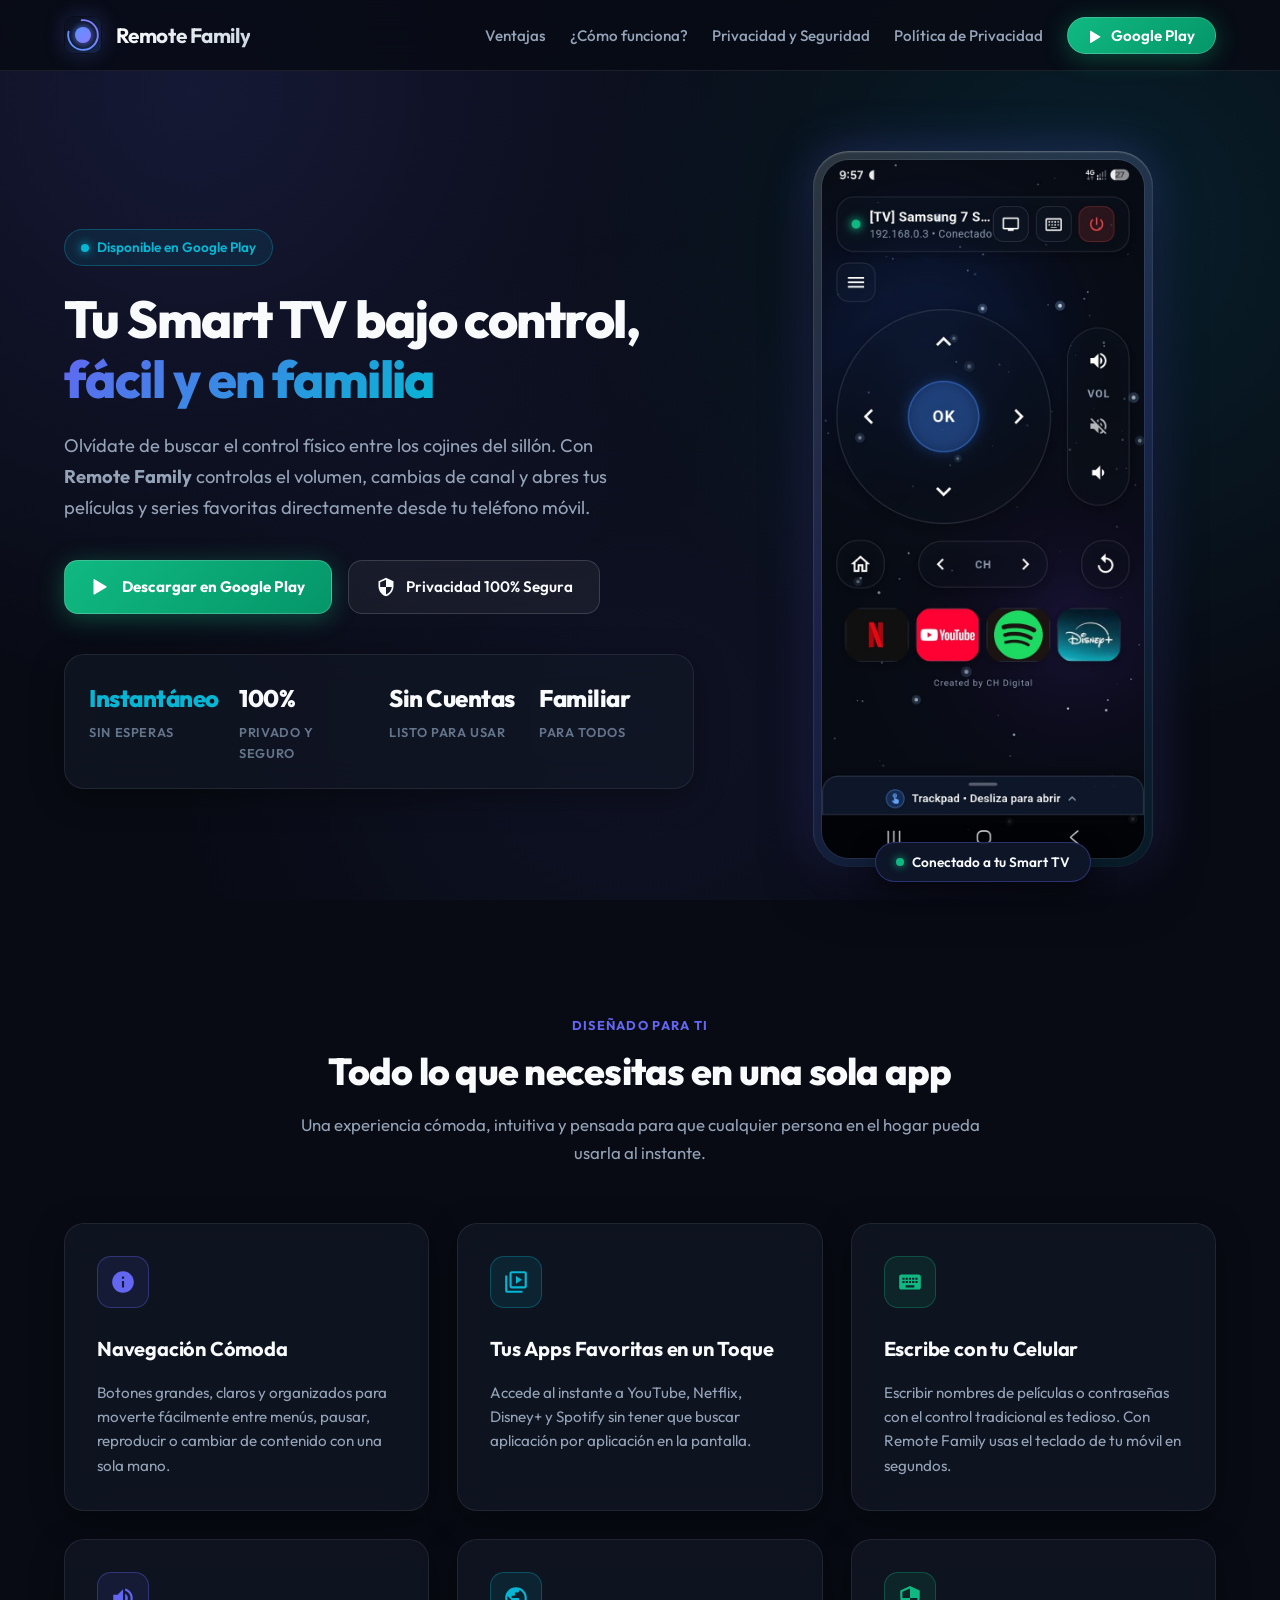
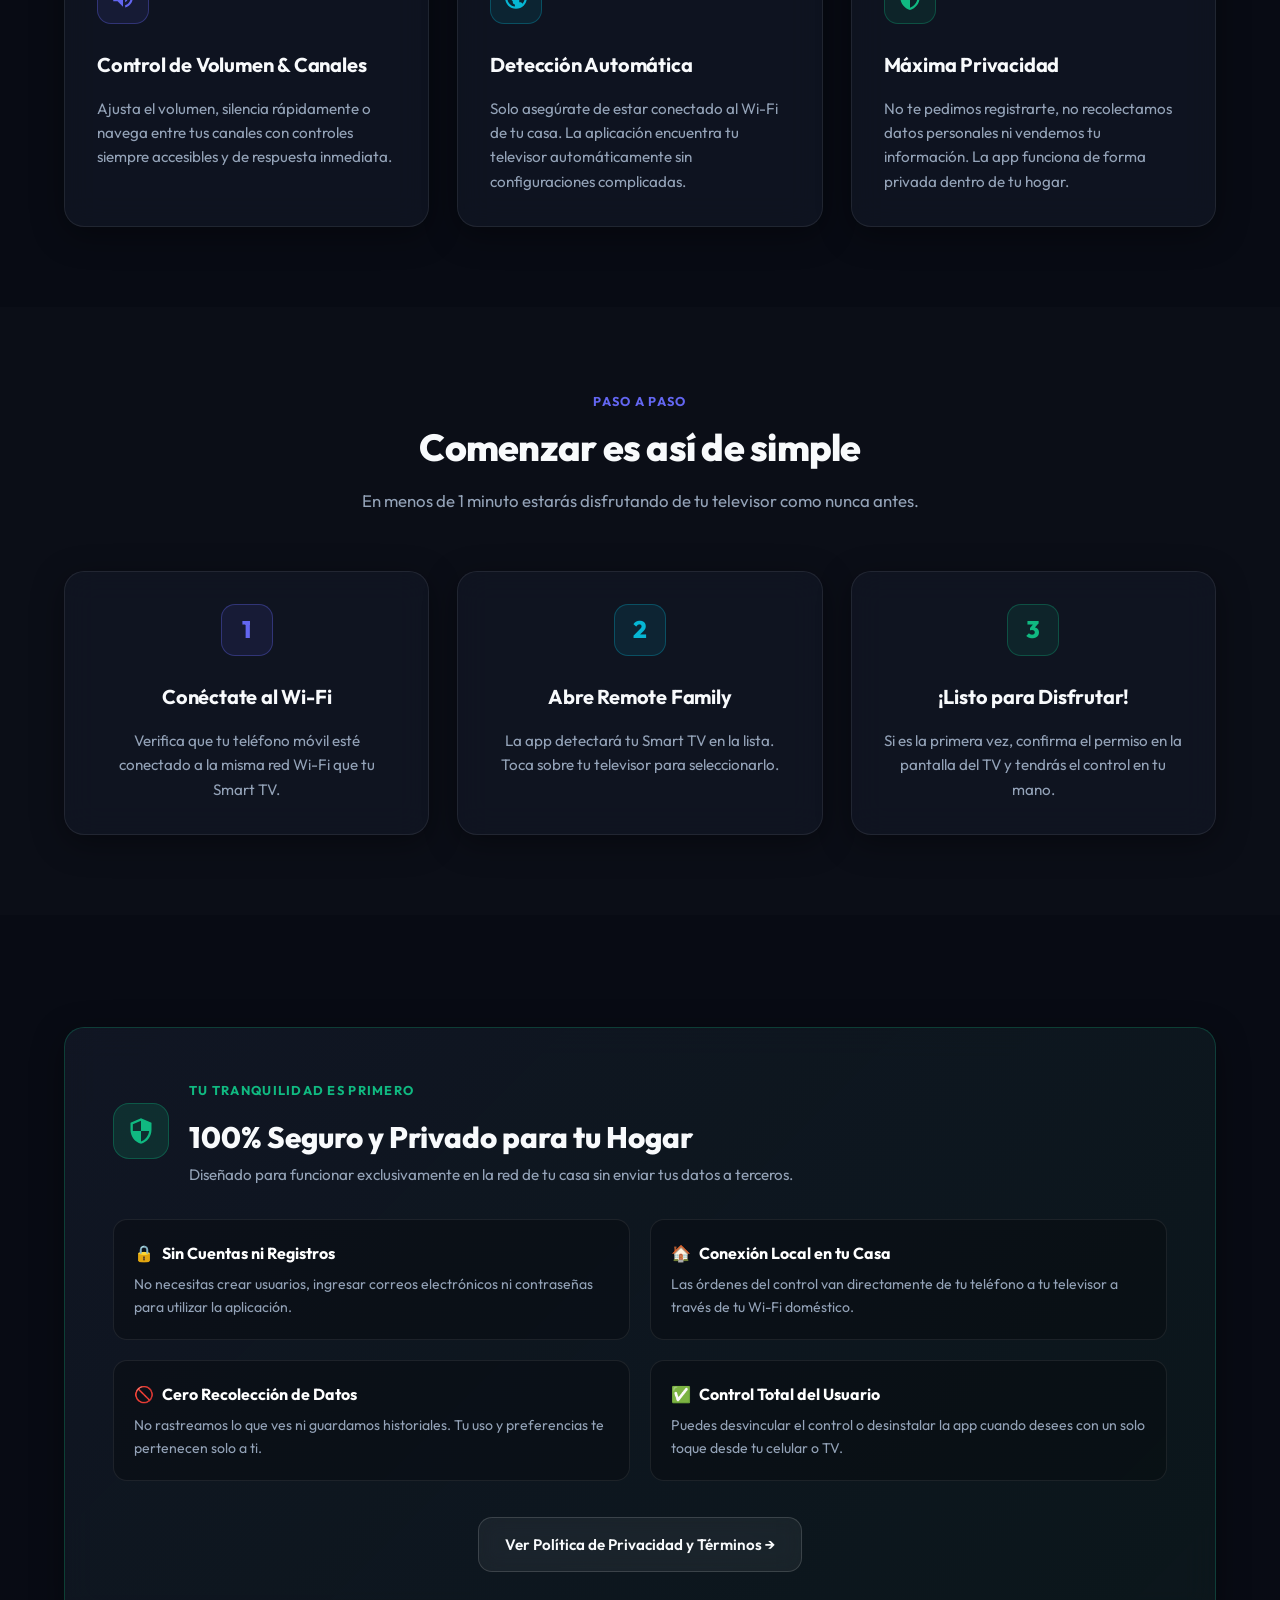
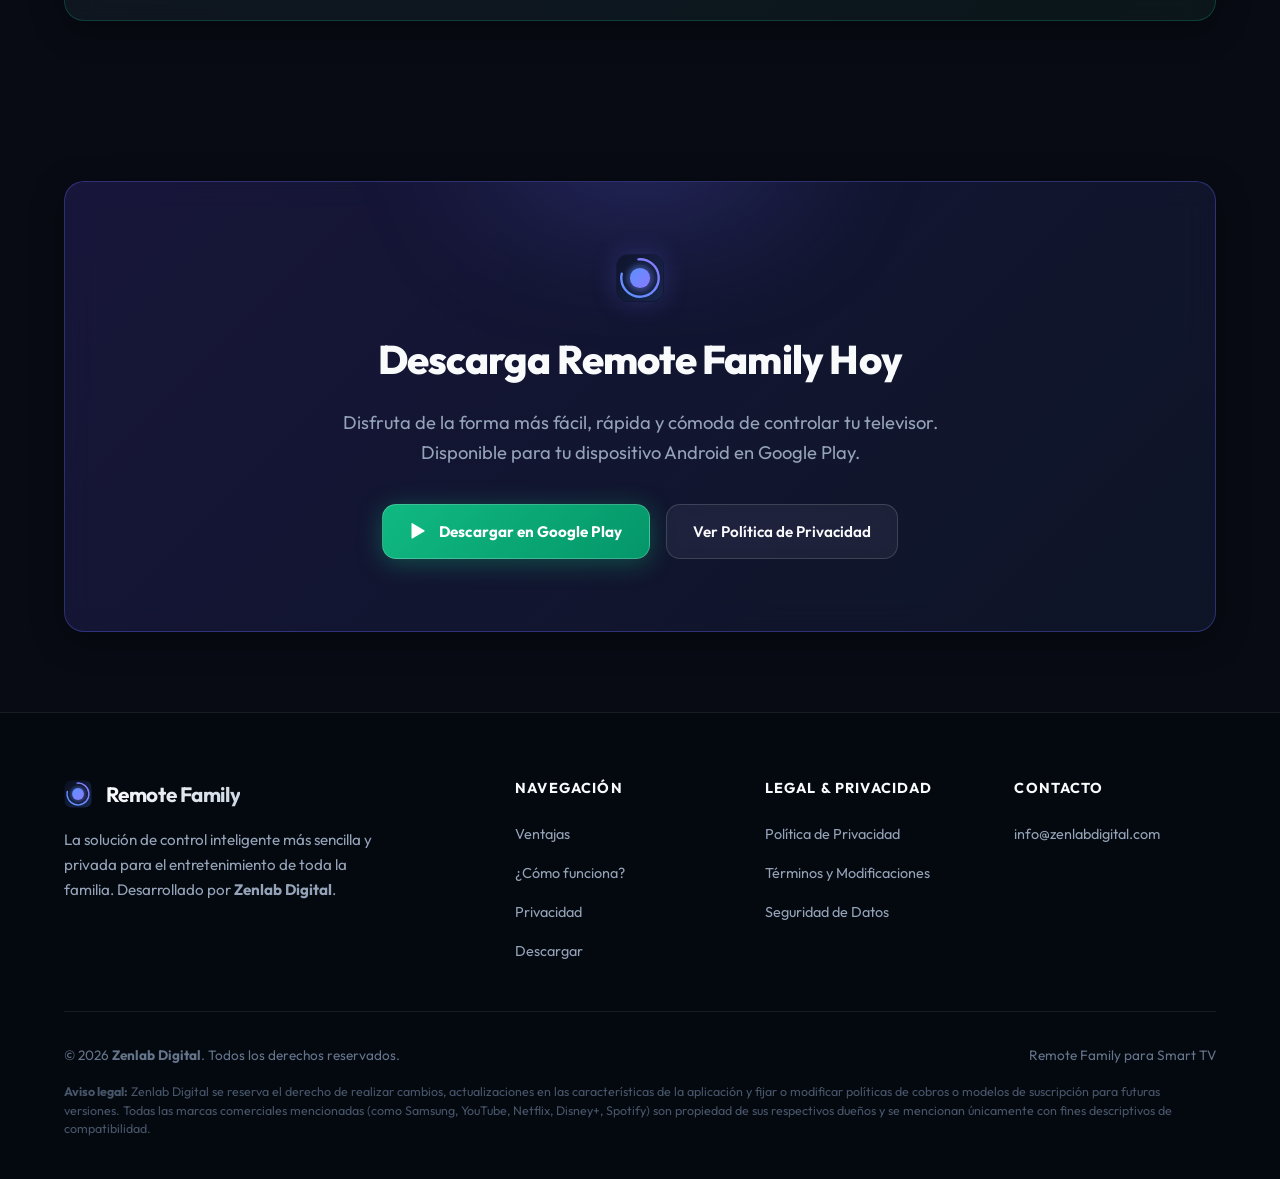
<file: index.html>
<!DOCTYPE html>
<html lang="es">
<head>
  <meta charset="UTF-8">
  <meta name="viewport" content="width=device-width, initial-scale=1.0">
  <title>Remote Family — Control Inteligente para Smart TV</title>
  <meta name="description" content="Remote Family es la aplicación más sencilla, rápida y cómoda para controlar tu Smart TV desde tu teléfono móvil. Disfruta de tus canales y series favoritas con un solo toque.">
  <meta name="keywords" content="Remote Family, Control Remoto, Smart TV, Zenlab Digital, Control TV Celular, Control Remoto Familiar">
  <meta name="author" content="Zenlab Digital">
  
  <!-- Favicon / App Icon -->
  <link rel="icon" type="image/svg+xml" href="icono-app.svg">

  <!-- Open Graph / Meta -->
  <meta property="og:type" content="website">
  <meta property="og:title" content="Remote Family — Control Inteligente para Smart TV">
  <meta property="og:description" content="Controla tu Smart TV desde tu celular de la forma más fácil y rápida. Diseñado para toda la familia.">
  <meta property="og:image" content="icono-app.svg">

  <!-- Google Fonts -->
  <link rel="preconnect" href="https://fonts.googleapis.com">
  <link rel="preconnect" href="https://fonts.gstatic.com" crossorigin>
  <link href="https://fonts.googleapis.com/css2?family=Outfit:wght@300;400;500;600;700;800&display=swap" rel="stylesheet">
  
  <!-- Main Stylesheet with cache buster -->
  <link rel="stylesheet" href="styles.css?v=2.0">
</head>
<body>

  <!-- Navigation Header -->
  <header>
    <div class="nav-container">
      <a href="#" class="brand" aria-label="Remote Family Inicio">
        <img src="icono-app.svg" alt="Remote Family Icon" class="brand-icon" width="38" height="38" style="width: 38px; height: 38px; object-fit: cover; flex-shrink: 0; border-radius: 10px;">
        <span>Remote Family</span>
      </a>

      <nav aria-label="Navegación principal">
        <ul class="nav-links">
          <li><a href="#features">Ventajas</a></li>
          <li><a href="#how-it-works">¿Cómo funciona?</a></li>
          <li><a href="#privacy">Privacidad y Seguridad</a></li>
          <li><a href="privacy.html">Política de Privacidad</a></li>
          <li>
            <a href="#download" class="nav-cta btn-google-play-main">
              <svg viewBox="0 0 24 24" fill="currentColor" width="16" height="16" style="margin-right: 4px; vertical-align: middle;">
                <path d="M3 20.5v-17c0-.83.52-1.28 1.17-.89l14.13 8.5c.65.39.65 1.02 0 1.41L4.17 21.02c-.65.39-1.17-.06-1.17-.89z"/>
              </svg>
              Google Play
            </a>
          </li>
        </ul>
      </nav>
    </div>
  </header>

  <main>
    <!-- Hero Section -->
    <section class="hero-section">
      <div class="container">
        <div class="hero-grid">
          <div class="hero-content">
            <div class="hero-tag">
              <span class="hero-tag-dot"></span>
              Disponible en Google Play
            </div>
            
            <h1 class="hero-title">
              Tu Smart TV bajo control, <span class="gradient-text">fácil y en familia</span>
            </h1>

            <p class="hero-description">
              Olvídate de buscar el control físico entre los cojines del sillón. Con <strong>Remote Family</strong> controlas el volumen, cambias de canal y abres tus películas y series favoritas directamente desde tu teléfono móvil.
            </p>

            <div class="hero-cta-group">
              <a href="#download" class="btn btn-primary btn-google-play-main" id="btn-google-play-hero">
                <svg viewBox="0 0 24 24" fill="currentColor">
                  <path d="M3 20.5v-17c0-.83.52-1.28 1.17-.89l14.13 8.5c.65.39.65 1.02 0 1.41L4.17 21.02c-.65.39-1.17-.06-1.17-.89z"/>
                </svg>
                Descargar en Google Play
              </a>

              <a href="privacy.html" class="btn btn-secondary" id="btn-privacy-hero">
                <svg viewBox="0 0 24 24" fill="currentColor">
                  <path d="M12 1L3 5v6c0 5.55 3.84 10.74 9 12 5.16-1.26 9-6.45 9-12V5l-9-4zm0 10.99h7c-.53 4.12-3.28 7.79-7 8.94V12H5V6.3l7-3.11v8.8z"/>
                </svg>
                Privacidad 100% Segura
              </a>
            </div>

            <!-- Friendly Stats Strip -->
            <div class="stats-strip glass-panel">
              <div class="stat-item">
                <span class="stat-value highlight">Instantáneo</span>
                <span class="stat-label">Sin esperas</span>
              </div>
              <div class="stat-item">
                <span class="stat-value">100%</span>
                <span class="stat-label">Privado y seguro</span>
              </div>
              <div class="stat-item">
                <span class="stat-value">Sin Cuentas</span>
                <span class="stat-label">Listo para usar</span>
              </div>
              <div class="stat-item">
                <span class="stat-value">Familiar</span>
                <span class="stat-label">Para todos</span>
              </div>
            </div>
          </div>

          <!-- App Mockup Showcase -->
          <div class="hero-mockup-wrapper">
            <div class="mockup-container">
              <img src="mockup.jpeg" alt="Remote Family App en funcionamiento" class="mockup-image">
              <div class="mockup-badge">
                <span class="mockup-badge-dot"></span>
                <span>Conectado a tu Smart TV</span>
              </div>
            </div>
          </div>
        </div>
      </div>
    </section>

    <!-- Features Section -->
    <section id="features" class="features-section">
      <div class="container">
        <div class="section-header">
          <span class="section-tag">Diseñado para ti</span>
          <h2 class="section-title">Todo lo que necesitas en una sola app</h2>
          <p class="section-subtitle">Una experiencia cómoda, intuitiva y pensada para que cualquier persona en el hogar pueda usarla al instante.</p>
        </div>

        <div class="features-grid">
          <!-- Feature 1 -->
          <div class="feature-card glass-panel">
            <div class="feature-icon-wrapper">
              <svg viewBox="0 0 24 24" fill="currentColor">
                <path d="M12 2C6.48 2 2 6.48 2 12s4.48 10 10 10 10-4.48 10-10S17.52 2 12 2zm1 15h-2v-6h2v6zm0-8h-2V7h2v2z"/>
              </svg>
            </div>
            <h3 class="feature-title">Navegación Cómoda</h3>
            <p class="feature-desc">Botones grandes, claros y organizados para moverte fácilmente entre menús, pausar, reproducir o cambiar de contenido con una sola mano.</p>
          </div>

          <!-- Feature 2 -->
          <div class="feature-card glass-panel">
            <div class="feature-icon-wrapper cyan">
              <svg viewBox="0 0 24 24" fill="currentColor">
                <path d="M4 6H2v14c0 1.1.9 2 2 2h14v-2H4V6zm16-4H8c-1.1 0-2 .9-2 2v12c0 1.1.9 2 2 2h12c1.1 0 2-.9 2-2V4c0-1.1-.9-2-2-2zm0 14H8V4h12v12zm-8-2.5l5.5-3.5L12 6.5v7z"/>
              </svg>
            </div>
            <h3 class="feature-title">Tus Apps Favoritas en un Toque</h3>
            <p class="feature-desc">Accede al instante a YouTube, Netflix, Disney+ y Spotify sin tener que buscar aplicación por aplicación en la pantalla.</p>
          </div>

          <!-- Feature 3 -->
          <div class="feature-card glass-panel">
            <div class="feature-icon-wrapper emerald">
              <svg viewBox="0 0 24 24" fill="currentColor">
                <path d="M20 5H4c-1.1 0-1.99.9-1.99 2L2 17c0 1.1.9 2 2 2h16c1.1 0 2-.9 2-2V7c0-1.1-.9-2-2-2zm-9 3h2v2h-2V8zm0 3h2v2h-2v-2zM8 8h2v2H8V8zm0 3h2v2H8v-2zm-1 2H5v-2h2v2zm0-3H5V8h2v2zm9 7H8v-2h8v2zm0-4h-2v-2h2v2zm0-3h-2V8h2v2zm3 3h-2v-2h2v2zm0-3h-2V8h2v2z"/>
              </svg>
            </div>
            <h3 class="feature-title">Escribe con tu Celular</h3>
            <p class="feature-desc">Escribir nombres de películas o contraseñas con el control tradicional es tedioso. Con Remote Family usas el teclado de tu móvil en segundos.</p>
          </div>

          <!-- Feature 4 -->
          <div class="feature-card glass-panel">
            <div class="feature-icon-wrapper">
              <svg viewBox="0 0 24 24" fill="currentColor">
                <path d="M3 9v6h4l5 5V4L7 9H3zm13.5 3c0-1.77-1.02-3.29-2.5-4.03v8.05c1.48-.73 2.5-2.25 2.5-4.02zM14 3.23v2.06c2.89.86 5 3.54 5 6.71s-2.11 5.85-5 6.71v2.06c4.01-.91 7-4.49 7-8.77s-2.99-7.86-7-8.77z"/>
              </svg>
            </div>
            <h3 class="feature-title">Control de Volumen & Canales</h3>
            <p class="feature-desc">Ajusta el volumen, silencia rápidamente o navega entre tus canales con controles siempre accesibles y de respuesta inmediata.</p>
          </div>

          <!-- Feature 5 -->
          <div class="feature-card glass-panel">
            <div class="feature-icon-wrapper cyan">
              <svg viewBox="0 0 24 24" fill="currentColor">
                <path d="M12 2C6.48 2 2 6.48 2 12s4.48 10 10 10 10-4.48 10-10S17.52 2 12 2zm-1 17.93c-3.95-.49-7-3.85-7-7.93 0-.62.08-1.21.21-1.79L9 15v1c0 1.1.9 2 2 2v1.93zm6.9-2.54c-.26-.81-1-1.39-1.9-1.39h-1v-3c0-.55-.45-1-1-1H8v-2h2c.55 0 1-.45 1-1V7h2c1.1 0 2-.9 2-2v-.41c2.93 1.19 5 4.06 5 7.41 0 2.08-.8 3.97-2.1 5.4z"/>
              </svg>
            </div>
            <h3 class="feature-title">Detección Automática</h3>
            <p class="feature-desc">Solo asegúrate de estar conectado al Wi-Fi de tu casa. La aplicación encuentra tu televisor automáticamente sin configuraciones complicadas.</p>
          </div>

          <!-- Feature 6 -->
          <div class="feature-card glass-panel">
            <div class="feature-icon-wrapper emerald">
              <svg viewBox="0 0 24 24" fill="currentColor">
                <path d="M12 1L3 5v6c0 5.55 3.84 10.74 9 12 5.16-1.26 9-6.45 9-12V5l-9-4zm0 10.99h7c-.53 4.12-3.28 7.79-7 8.94V12H5V6.3l7-3.11v8.8z"/>
              </svg>
            </div>
            <h3 class="feature-title">Máxima Privacidad</h3>
            <p class="feature-desc">No te pedimos registrarte, no recolectamos datos personales ni vendemos tu información. La app funciona de forma privada dentro de tu hogar.</p>
          </div>
        </div>
      </div>
    </section>

    <!-- How It Works Section -->
    <section id="how-it-works" class="features-section" style="background: rgba(255, 255, 255, 0.01);">
      <div class="container">
        <div class="section-header">
          <span class="section-tag">Paso a Paso</span>
          <h2 class="section-title">Comenzar es así de simple</h2>
          <p class="section-subtitle">En menos de 1 minuto estarás disfrutando de tu televisor como nunca antes.</p>
        </div>

        <div class="features-grid">
          <div class="feature-card glass-panel" style="text-align: center; align-items: center;">
            <div class="feature-icon-wrapper" style="font-size: 1.5rem; font-weight: 800;">1</div>
            <h3 class="feature-title">Conéctate al Wi-Fi</h3>
            <p class="feature-desc">Verifica que tu teléfono móvil esté conectado a la misma red Wi-Fi que tu Smart TV.</p>
          </div>

          <div class="feature-card glass-panel" style="text-align: center; align-items: center;">
            <div class="feature-icon-wrapper cyan" style="font-size: 1.5rem; font-weight: 800;">2</div>
            <h3 class="feature-title">Abre Remote Family</h3>
            <p class="feature-desc">La app detectará tu Smart TV en la lista. Toca sobre tu televisor para seleccionarlo.</p>
          </div>

          <div class="feature-card glass-panel" style="text-align: center; align-items: center;">
            <div class="feature-icon-wrapper emerald" style="font-size: 1.5rem; font-weight: 800;">3</div>
            <h3 class="feature-title">¡Listo para Disfrutar!</h3>
            <p class="feature-desc">Si es la primera vez, confirma el permiso en la pantalla del TV y tendrás el control en tu mano.</p>
          </div>
        </div>
      </div>
    </section>

    <!-- Friendly Privacy & Trust Section -->
    <section id="privacy" class="security-section">
      <div class="container">
        <div class="security-box glass-panel">
          <div class="security-header">
            <div class="security-badge-icon">
              <svg viewBox="0 0 24 24" fill="currentColor">
                <path d="M12 1L3 5v6c0 5.55 3.84 10.74 9 12 5.16-1.26 9-6.45 9-12V5l-9-4zm0 10.99h7c-.53 4.12-3.28 7.79-7 8.94V12H5V6.3l7-3.11v8.8z"/>
              </svg>
            </div>
            <div>
              <span class="section-tag" style="color: var(--success);">Tu tranquilidad es primero</span>
              <h2 style="font-size: 1.85rem; font-weight: 800;">100% Seguro y Privado para tu Hogar</h2>
              <p style="color: var(--text-muted); font-size: 0.95rem;">Diseñado para funcionar exclusivamente en la red de tu casa sin enviar tus datos a terceros.</p>
            </div>
          </div>

          <div class="permissions-grid">
            <div class="permission-card">
              <div class="permission-name" style="font-family: inherit; font-size: 1rem; color: #fff; font-weight: 700;">
                <span>🔒</span> Sin Cuentas ni Registros
              </div>
              <p class="permission-desc">No necesitas crear usuarios, ingresar correos electrónicos ni contraseñas para utilizar la aplicación.</p>
            </div>

            <div class="permission-card">
              <div class="permission-name" style="font-family: inherit; font-size: 1rem; color: #fff; font-weight: 700;">
                <span>🏠</span> Conexión Local en tu Casa
              </div>
              <p class="permission-desc">Las órdenes del control van directamente de tu teléfono a tu televisor a través de tu Wi-Fi doméstico.</p>
            </div>

            <div class="permission-card">
              <div class="permission-name" style="font-family: inherit; font-size: 1rem; color: #fff; font-weight: 700;">
                <span>🚫</span> Cero Recolección de Datos
              </div>
              <p class="permission-desc">No rastreamos lo que ves ni guardamos historiales. Tu uso y preferencias te pertenecen solo a ti.</p>
            </div>

            <div class="permission-card">
              <div class="permission-name" style="font-family: inherit; font-size: 1rem; color: #fff; font-weight: 700;">
                <span>✅</span> Control Total del Usuario
              </div>
              <p class="permission-desc">Puedes desvincular el control o desinstalar la app cuando desees con un solo toque desde tu celular o TV.</p>
            </div>
          </div>

          <div style="margin-top: 2.25rem; text-align: center;">
            <a href="privacy.html" class="btn btn-secondary" style="font-size: 0.95rem;">
              Ver Política de Privacidad y Términos →
            </a>
          </div>
        </div>
      </div>
    </section>

    <!-- Download CTA Banner -->
    <section id="download" class="cta-banner-section">
      <div class="container">
        <div class="cta-banner glass-panel">
          <div style="margin-bottom: 1.5rem;">
            <img src="icono-app.svg" alt="Remote Family Icon" class="brand-icon-hero" width="48" height="48" style="width: 48px; height: 48px; object-fit: cover; margin: 0 auto; display: block; border-radius: 12px;">
          </div>
          <h2>Descarga Remote Family Hoy</h2>
          <p>Disfruta de la forma más fácil, rápida y cómoda de controlar tu televisor. Disponible para tu dispositivo Android en Google Play.</p>
          
          <div class="cta-buttons">
            <a href="#download" class="btn btn-primary btn-google-play-main" id="btn-google-play-banner">
              <svg viewBox="0 0 24 24" fill="currentColor">
                <path d="M3 20.5v-17c0-.83.52-1.28 1.17-.89l14.13 8.5c.65.39.65 1.02 0 1.41L4.17 21.02c-.65.39-1.17-.06-1.17-.89z"/>
              </svg>
              Descargar en Google Play
            </a>
            
            <a href="privacy.html" class="btn btn-secondary">
              Ver Política de Privacidad
            </a>
          </div>
        </div>
      </div>
    </section>
  </main>

  <!-- Footer -->
  <footer>
    <div class="container">
      <div class="footer-grid">
        <div class="footer-brand">
          <a href="#" class="brand">
            <img src="icono-app.svg" alt="Remote Family Icon" class="brand-icon-sm" width="30" height="30" style="width: 30px; height: 30px; object-fit: cover; flex-shrink: 0; border-radius: 8px;">
            <span>Remote Family</span>
          </a>
          <p>La solución de control inteligente más sencilla y privada para el entretenimiento de toda la familia. Desarrollado por <strong>Zenlab Digital</strong>.</p>
        </div>

        <div class="footer-col">
          <h4>Navegación</h4>
          <ul class="footer-links">
            <li><a href="#features">Ventajas</a></li>
            <li><a href="#how-it-works">¿Cómo funciona?</a></li>
            <li><a href="#privacy">Privacidad</a></li>
            <li><a href="#download">Descargar</a></li>
          </ul>
        </div>

        <div class="footer-col">
          <h4>Legal & Privacidad</h4>
          <ul class="footer-links">
            <li><a href="privacy.html">Política de Privacidad</a></li>
            <li><a href="privacy.html#terminos">Términos y Modificaciones</a></li>
            <li><a href="privacy.html#seguridad">Seguridad de Datos</a></li>
          </ul>
        </div>

        <div class="footer-col">
          <h4>Contacto</h4>
          <ul class="footer-links">
            <li><a href="mailto:info@zenlabdigital.com">info@zenlabdigital.com</a></li>
          </ul>
        </div>
      </div>

      <div class="footer-bottom">
        <div class="footer-bottom-row">
          <div>
            © 2026 <strong>Zenlab Digital</strong>. Todos los derechos reservados.
          </div>
          <div>
            Remote Family para Smart TV
          </div>
        </div>
        <p class="disclaimer-text">
          <strong>Aviso legal:</strong> Zenlab Digital se reserva el derecho de realizar cambios, actualizaciones en las características de la aplicación y fijar o modificar políticas de cobros o modelos de suscripción para futuras versiones. Todas las marcas comerciales mencionadas (como Samsung, YouTube, Netflix, Disney+, Spotify) son propiedad de sus respectivos dueños y se mencionan únicamente con fines descriptivos de compatibilidad.
        </p>
      </div>
    </div>
  </footer>

</body>
</html>
</file>
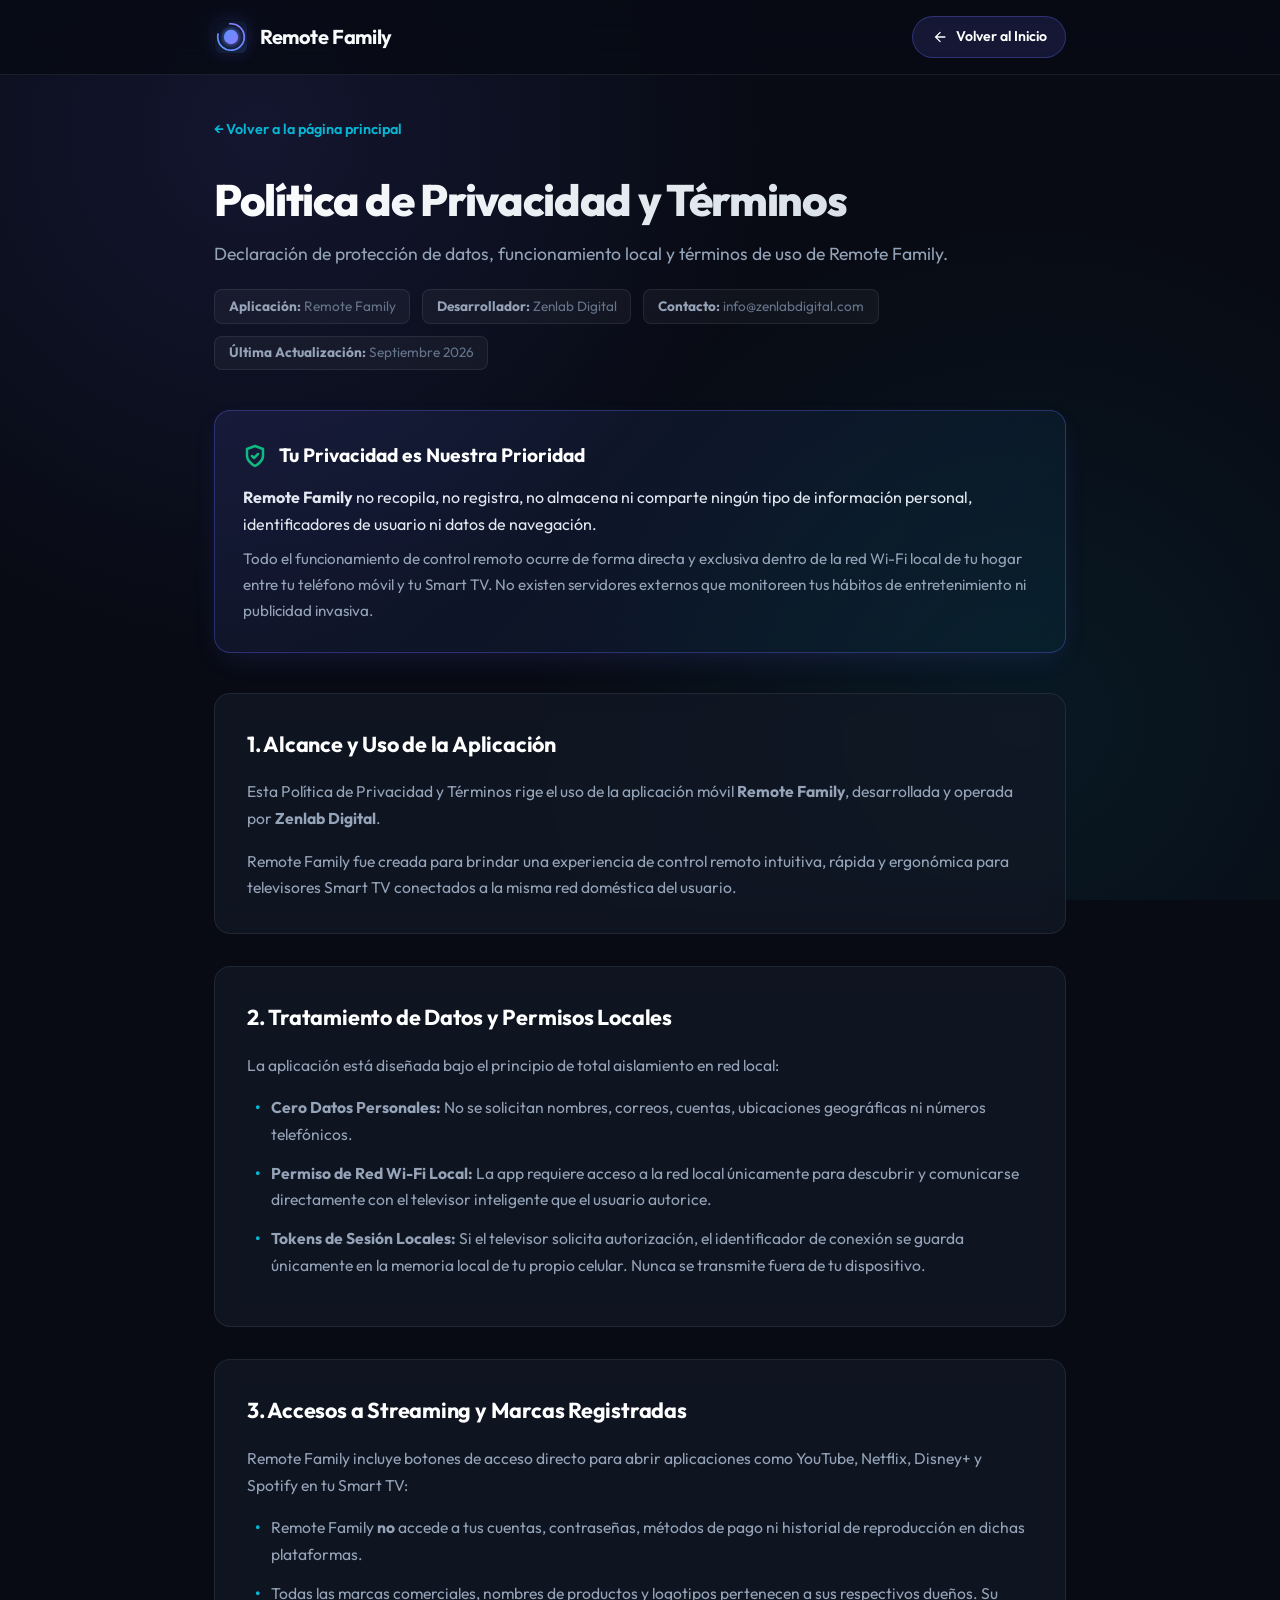
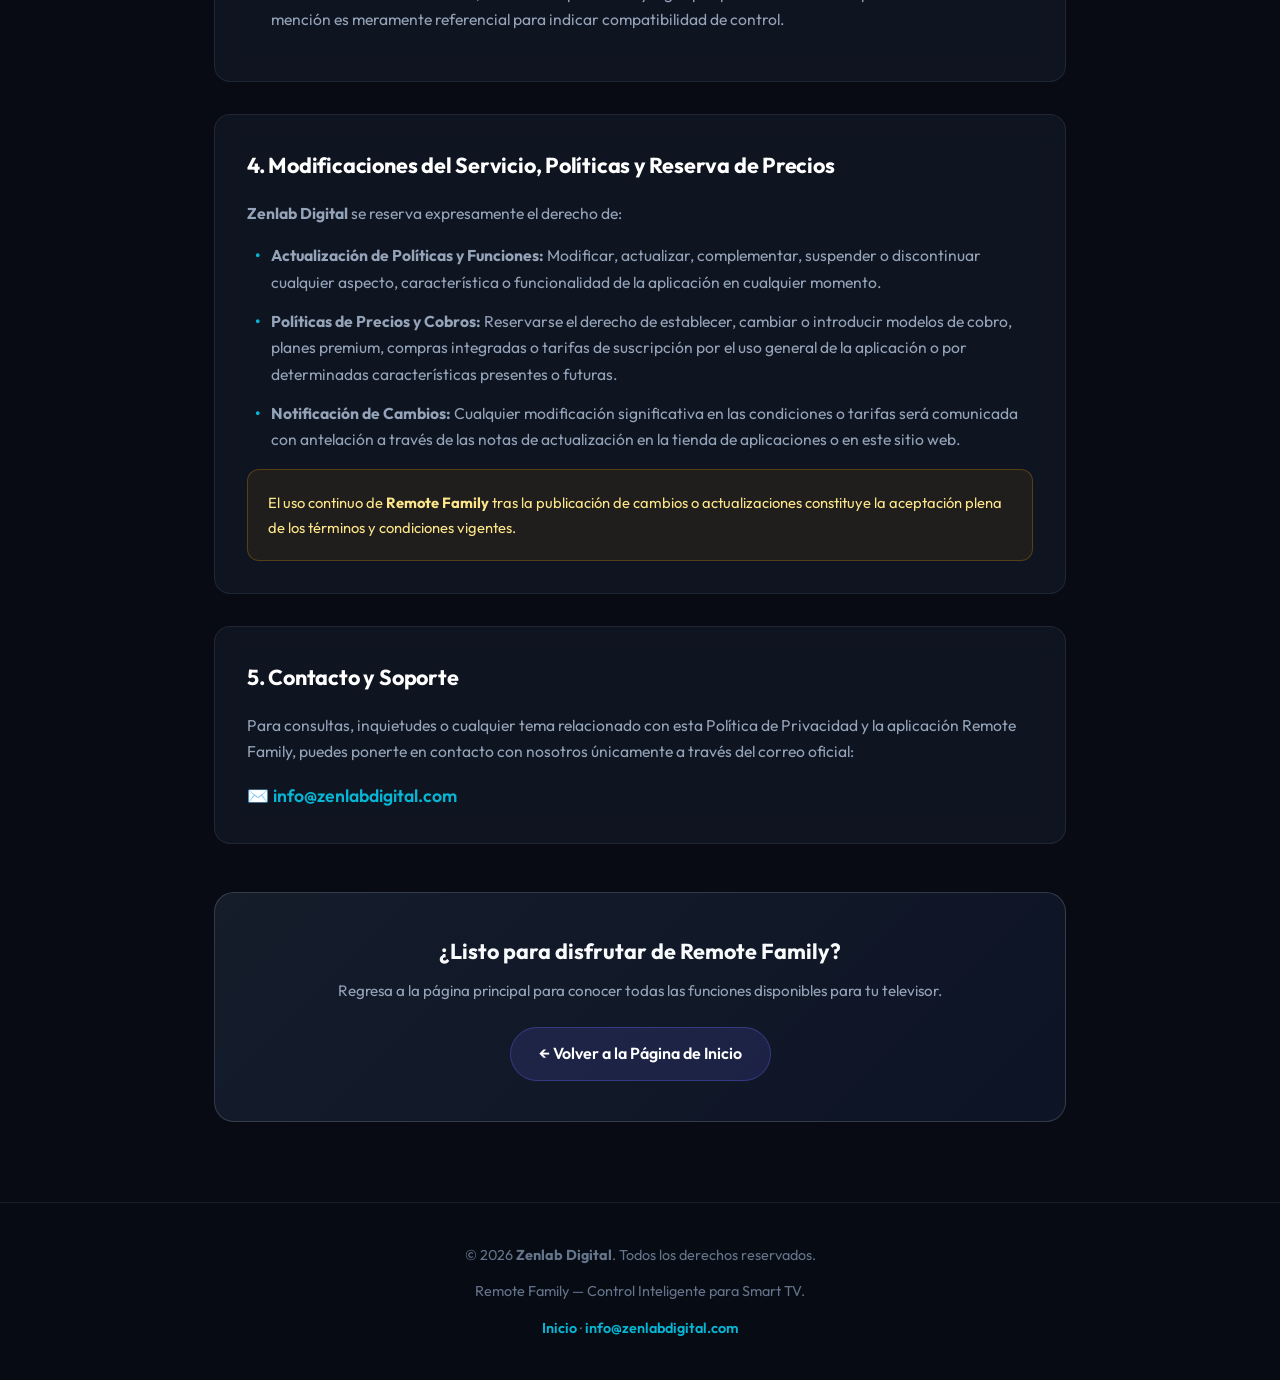
<file: privacy.html>
<!DOCTYPE html>
<html lang="es">
<head>
  <meta charset="UTF-8">
  <meta name="viewport" content="width=device-width, initial-scale=1.0">
  <title>Política de Privacidad y Términos | Remote Family — Zenlab Digital</title>
  <meta name="description" content="Política de Privacidad, Declaración de Data Safety y Términos de Servicio de la aplicación Remote Family desarrollada por Zenlab Digital.">
  <meta name="author" content="Zenlab Digital">

  <!-- Favicon / App Icon -->
  <link rel="icon" type="image/svg+xml" href="icono-app.svg">

  <link rel="preconnect" href="https://fonts.googleapis.com">
  <link rel="preconnect" href="https://fonts.gstatic.com" crossorigin>
  <link href="https://fonts.googleapis.com/css2?family=Outfit:wght@300;400;500;600;700;800&display=swap" rel="stylesheet">
  <style>
    :root {
      --bg-dark: #080B14;
      --bg-card: rgba(18, 24, 38, 0.75);
      --bg-card-hover: rgba(28, 36, 56, 0.85);
      --border-glass: rgba(255, 255, 255, 0.08);
      --border-glass-strong: rgba(255, 255, 255, 0.15);
      --border-accent: rgba(99, 102, 241, 0.35);
      --accent-primary: #6366F1;
      --accent-secondary: #06B6D4;
      --accent-glow: rgba(99, 102, 241, 0.2);
      --text-main: #F8FAFC;
      --text-muted: #94A3B8;
      --text-dim: #64748B;
      --success: #10B981;
      --warning: #F59E0B;
      --font-family: 'Outfit', -apple-system, BlinkMacSystemFont, 'Segoe UI', Roboto, sans-serif;
    }

    * {
      box-sizing: border-box;
      margin: 0;
      padding: 0;
    }

    body {
      font-family: var(--font-family);
      background-color: var(--bg-dark);
      background-image: 
        radial-gradient(circle at 20% 15%, rgba(99, 102, 241, 0.12) 0%, transparent 40%),
        radial-gradient(circle at 80% 80%, rgba(6, 182, 212, 0.08) 0%, transparent 40%);
      background-attachment: fixed;
      color: var(--text-main);
      line-height: 1.7;
      min-height: 100vh;
      display: flex;
      flex-direction: column;
    }

    header {
      border-bottom: 1px solid var(--border-glass);
      background: rgba(8, 11, 20, 0.85);
      backdrop-filter: blur(16px);
      -webkit-backdrop-filter: blur(16px);
      position: sticky;
      top: 0;
      z-index: 100;
    }

    .nav-container {
      max-width: 900px;
      margin: 0 auto;
      padding: 1rem 1.5rem;
      display: flex;
      justify-content: space-between;
      align-items: center;
    }

    .brand {
      display: flex;
      align-items: center;
      gap: 0.75rem;
      text-decoration: none;
      color: var(--text-main);
      font-weight: 700;
      font-size: 1.25rem;
      letter-spacing: -0.02em;
    }

    .brand-icon {
      width: 34px;
      height: 34px;
      border-radius: 9px;
      object-fit: cover;
      box-shadow: 0 0 15px var(--accent-glow);
    }

    .nav-actions {
      display: flex;
      align-items: center;
      gap: 1rem;
    }

    .btn-back {
      display: inline-flex;
      align-items: center;
      gap: 0.5rem;
      padding: 0.5rem 1.15rem;
      border-radius: 9999px;
      background: rgba(99, 102, 241, 0.15);
      border: 1px solid var(--border-accent);
      color: #FFFFFF;
      text-decoration: none;
      font-size: 0.88rem;
      font-weight: 600;
      transition: all 0.25s ease;
    }

    .btn-back:hover {
      background: var(--accent-primary);
      box-shadow: 0 0 20px var(--accent-glow);
      transform: translateX(-3px);
    }

    main {
      flex: 1;
      max-width: 900px;
      margin: 0 auto;
      padding: 2.5rem 1.5rem 5rem;
      width: 100%;
    }

    .breadcrumb-nav {
      margin-bottom: 2rem;
    }

    .breadcrumb-link {
      display: inline-flex;
      align-items: center;
      gap: 0.4rem;
      color: var(--accent-secondary);
      text-decoration: none;
      font-size: 0.9rem;
      font-weight: 600;
      transition: color 0.2s ease;
    }

    .breadcrumb-link:hover {
      color: #FFFFFF;
      text-decoration: underline;
    }

    .policy-hero {
      margin-bottom: 2.5rem;
      text-align: left;
    }

    .policy-title {
      font-size: clamp(2rem, 4vw, 2.75rem);
      font-weight: 800;
      letter-spacing: -0.03em;
      line-height: 1.2;
      margin-bottom: 0.75rem;
      background: linear-gradient(135deg, #FFFFFF 0%, #CBD5E1 100%);
      -webkit-background-clip: text;
      -webkit-text-fill-color: transparent;
    }

    .policy-subtitle {
      font-size: 1.1rem;
      color: var(--text-muted);
      margin-bottom: 1.25rem;
    }

    .meta-pills {
      display: flex;
      flex-wrap: wrap;
      gap: 0.75rem;
      font-size: 0.85rem;
      color: var(--text-dim);
    }

    .meta-pill {
      background: rgba(255, 255, 255, 0.04);
      border: 1px solid var(--border-glass);
      padding: 0.3rem 0.85rem;
      border-radius: 8px;
    }

    .meta-pill strong {
      color: var(--text-muted);
    }

    .highlight-card {
      background: linear-gradient(135deg, rgba(99, 102, 241, 0.12), rgba(6, 182, 212, 0.06));
      border: 1px solid var(--border-accent);
      border-radius: 16px;
      padding: 1.75rem;
      margin-bottom: 2.5rem;
      box-shadow: 0 10px 30px -10px var(--accent-glow);
    }

    .highlight-header {
      display: flex;
      align-items: center;
      gap: 0.75rem;
      margin-bottom: 0.75rem;
    }

    .highlight-header h3 {
      font-size: 1.2rem;
      font-weight: 700;
      color: #FFFFFF;
    }

    .section-card {
      background: var(--bg-card);
      border: 1px solid var(--border-glass);
      border-radius: 16px;
      padding: 2rem;
      margin-bottom: 2rem;
      backdrop-filter: blur(12px);
      -webkit-backdrop-filter: blur(12px);
      transition: border-color 0.2s ease;
    }

    .section-card:hover {
      border-color: rgba(255, 255, 255, 0.15);
    }

    .section-card h2 {
      font-size: 1.35rem;
      font-weight: 700;
      margin-bottom: 1rem;
      color: #FFFFFF;
      display: flex;
      align-items: center;
      gap: 0.5rem;
      letter-spacing: -0.01em;
    }

    .section-card p {
      color: var(--text-muted);
      margin-bottom: 1rem;
      font-size: 0.98rem;
    }

    .section-card p:last-child {
      margin-bottom: 0;
    }

    ul {
      list-style-type: none;
      padding-left: 0;
      margin: 1rem 0;
    }

    ul li {
      position: relative;
      padding-left: 1.5rem;
      margin-bottom: 0.75rem;
      color: var(--text-muted);
      font-size: 0.98rem;
    }

    ul li::before {
      content: "•";
      position: absolute;
      left: 0.5rem;
      color: var(--accent-secondary);
      font-weight: bold;
    }

    .notice-box {
      background: rgba(245, 158, 11, 0.08);
      border: 1px solid rgba(245, 158, 11, 0.25);
      border-radius: 12px;
      padding: 1.25rem;
      margin-top: 1rem;
    }

    .notice-box p {
      color: #FDE68A;
      font-size: 0.92rem;
      margin-bottom: 0;
    }

    .contact-link {
      color: var(--accent-secondary);
      text-decoration: none;
      font-weight: 600;
      transition: color 0.2s ease;
    }

    .contact-link:hover {
      color: #FFFFFF;
      text-decoration: underline;
    }

    .bottom-return-banner {
      margin-top: 3rem;
      text-align: center;
      padding: 2.5rem;
      background: linear-gradient(135deg, rgba(30, 41, 59, 0.6) 0%, rgba(15, 23, 42, 0.8) 100%);
      border: 1px solid var(--border-glass-strong);
      border-radius: 20px;
    }

    .bottom-return-banner h3 {
      font-size: 1.35rem;
      font-weight: 700;
      margin-bottom: 0.5rem;
    }

    .bottom-return-banner p {
      color: var(--text-muted);
      margin-bottom: 1.5rem;
      font-size: 0.95rem;
    }

    footer {
      border-top: 1px solid var(--border-glass);
      background: rgba(8, 11, 20, 0.95);
      padding: 2.5rem 1.5rem;
      text-align: center;
      font-size: 0.9rem;
      color: var(--text-dim);
    }

    .footer-content {
      max-width: 900px;
      margin: 0 auto;
      display: flex;
      flex-direction: column;
      align-items: center;
      gap: 0.75rem;
    }
  </style>
</head>
<body>

  <!-- Navigation Header with Return View Link -->
  <header>
    <div class="nav-container">
      <a href="index.html" class="brand" aria-label="Remote Family Inicio">
        <img src="icono-app.svg" alt="Remote Family Icon" class="brand-icon" width="34" height="34" style="width: 34px; height: 34px; object-fit: cover; flex-shrink: 0; border-radius: 9px;">
        <span>Remote Family</span>
      </a>
      
      <div class="nav-actions">
        <a href="index.html" class="btn-back">
          <svg width="16" height="16" viewBox="0 0 24 24" fill="currentColor">
            <path d="M20 11H7.83l5.59-5.59L12 4l-8 8 8 8 1.41-1.41L7.83 13H20v-2z"/>
          </svg>
          Volver al Inicio
        </a>
      </div>
    </div>
  </header>

  <main>
    <!-- Breadcrumb return -->
    <div class="breadcrumb-nav">
      <a href="index.html" class="breadcrumb-link">
        ← Volver a la página principal
      </a>
    </div>

    <div class="policy-hero">
      <h1 class="policy-title">Política de Privacidad y Términos</h1>
      <p class="policy-subtitle">Declaración de protección de datos, funcionamiento local y términos de uso de Remote Family.</p>
      <div class="meta-pills">
        <div class="meta-pill"><strong>Aplicación:</strong> Remote Family</div>
        <div class="meta-pill"><strong>Desarrollador:</strong> Zenlab Digital</div>
        <div class="meta-pill"><strong>Contacto:</strong> info@zenlabdigital.com</div>
        <div class="meta-pill"><strong>Última Actualización:</strong> Septiembre 2026</div>
      </div>
    </div>

    <!-- Highlight de Cero Recolección PII -->
    <div class="highlight-card" id="seguridad">
      <div class="highlight-header">
        <svg width="24" height="24" viewBox="0 0 24 24" fill="none" stroke="#10B981" stroke-width="2.5" stroke-linecap="round" stroke-linejoin="round">
          <path d="M12 22s8-4 8-10V5l-8-3-8 3v7c0 6 8 10 8 10z"></path>
          <path d="m9 12 2 2 4-4"></path>
        </svg>
        <h3>Tu Privacidad es Nuestra Prioridad</h3>
      </div>
      <p style="color: #E2E8F0; font-size: 1rem; margin-bottom: 0.5rem;">
        <strong>Remote Family</strong> no recopila, no registra, no almacena ni comparte ningún tipo de información personal, identificadores de usuario ni datos de navegación.
      </p>
      <p style="color: var(--text-muted); font-size: 0.95rem;">
        Todo el funcionamiento de control remoto ocurre de forma directa y exclusiva dentro de la red Wi-Fi local de tu hogar entre tu teléfono móvil y tu Smart TV. No existen servidores externos que monitoreen tus hábitos de entretenimiento ni publicidad invasiva.
      </p>
    </div>

    <!-- Sección 1: Alcance del Servicio -->
    <section class="section-card">
      <h2>1. Alcance y Uso de la Aplicación</h2>
      <p>
        Esta Política de Privacidad y Términos rige el uso de la aplicación móvil <strong>Remote Family</strong>, desarrollada y operada por <strong>Zenlab Digital</strong>.
      </p>
      <p>
        Remote Family fue creada para brindar una experiencia de control remoto intuitiva, rápida y ergonómica para televisores Smart TV conectados a la misma red doméstica del usuario.
      </p>
    </section>

    <!-- Sección 2: Datos y Permisos de Red -->
    <section class="section-card">
      <h2>2. Tratamiento de Datos y Permisos Locales</h2>
      <p>
        La aplicación está diseñada bajo el principio de total aislamiento en red local:
      </p>
      <ul>
        <li><strong>Cero Datos Personales:</strong> No se solicitan nombres, correos, cuentas, ubicaciones geográficas ni números telefónicos.</li>
        <li><strong>Permiso de Red Wi-Fi Local:</strong> La app requiere acceso a la red local únicamente para descubrir y comunicarse directamente con el televisor inteligente que el usuario autorice.</li>
        <li><strong>Tokens de Sesión Locales:</strong> Si el televisor solicita autorización, el identificador de conexión se guarda únicamente en la memoria local de tu propio celular. Nunca se transmite fuera de tu dispositivo.</li>
      </ul>
    </section>

    <!-- Sección 3: Servicios de Terceros y Marcas -->
    <section class="section-card">
      <h2>3. Accesos a Streaming y Marcas Registradas</h2>
      <p>
        Remote Family incluye botones de acceso directo para abrir aplicaciones como YouTube, Netflix, Disney+ y Spotify en tu Smart TV:
      </p>
      <ul>
        <li>Remote Family <strong>no</strong> accede a tus cuentas, contraseñas, métodos de pago ni historial de reproducción en dichas plataformas.</li>
        <li>Todas las marcas comerciales, nombres de productos y logotipos pertenecen a sus respectivos dueños. Su mención es meramente referencial para indicar compatibilidad de control.</li>
      </ul>
    </section>

    <!-- Sección 4: Modificaciones, Políticas de Cobro y Términos -->
    <section class="section-card" id="terminos">
      <h2>4. Modificaciones del Servicio, Políticas y Reserva de Precios</h2>
      <p>
        <strong>Zenlab Digital</strong> se reserva expresamente el derecho de:
      </p>
      <ul>
        <li><strong>Actualización de Políticas y Funciones:</strong> Modificar, actualizar, complementar, suspender o discontinuar cualquier aspecto, característica o funcionalidad de la aplicación en cualquier momento.</li>
        <li><strong>Políticas de Precios y Cobros:</strong> Reservarse el derecho de establecer, cambiar o introducir modelos de cobro, planes premium, compras integradas o tarifas de suscripción por el uso general de la aplicación o por determinadas características presentes o futuras.</li>
        <li><strong>Notificación de Cambios:</strong> Cualquier modificación significativa en las condiciones o tarifas será comunicada con antelación a través de las notas de actualización en la tienda de aplicaciones o en este sitio web.</li>
      </ul>
      <div class="notice-box">
        <p>
          El uso continuo de <strong>Remote Family</strong> tras la publicación de cambios o actualizaciones constituye la aceptación plena de los términos y condiciones vigentes.
        </p>
      </div>
    </section>

    <!-- Sección 5: Contacto Oficial -->
    <section class="section-card">
      <h2>5. Contacto y Soporte</h2>
      <p>
        Para consultas, inquietudes o cualquier tema relacionado con esta Política de Privacidad y la aplicación Remote Family, puedes ponerte en contacto con nosotros únicamente a través del correo oficial:
      </p>
      <p style="margin-top: 1rem; font-size: 1.1rem;">
        ✉️ <a href="mailto:info@zenlabdigital.com" class="contact-link">info@zenlabdigital.com</a>
      </p>
    </section>

    <!-- Bottom Return Banner -->
    <div class="bottom-return-banner">
      <h3>¿Listo para disfrutar de Remote Family?</h3>
      <p>Regresa a la página principal para conocer todas las funciones disponibles para tu televisor.</p>
      <a href="index.html" class="btn-back" style="padding: 0.75rem 1.75rem; font-size: 1rem;">
        ← Volver a la Página de Inicio
      </a>
    </div>

  </main>

  <footer>
    <div class="footer-content">
      <p>© 2026 <strong>Zenlab Digital</strong>. Todos los derechos reservados.</p>
      <p>Remote Family — Control Inteligente para Smart TV.</p>
      <p><a href="index.html" class="contact-link">Inicio</a> · <a href="mailto:info@zenlabdigital.com" class="contact-link">info@zenlabdigital.com</a></p>
    </div>
  </footer>

</body>
</html>
</file>
<file: styles.css>
:root {
  --bg-dark: #080B14;
  --bg-dark-secondary: #0D121F;
  --bg-card: rgba(18, 24, 38, 0.70);
  --bg-card-hover: rgba(26, 34, 54, 0.85);
  --bg-glass: rgba(255, 255, 255, 0.03);
  --border-glass: rgba(255, 255, 255, 0.08);
  --border-glass-strong: rgba(255, 255, 255, 0.15);
  --border-accent: rgba(99, 102, 241, 0.35);
  --accent-primary: #6366F1;
  --accent-primary-hover: #4F46E5;
  --accent-secondary: #06B6D4;
  --accent-glow: rgba(99, 102, 241, 0.25);
  --accent-cyan-glow: rgba(6, 182, 212, 0.2);
  --text-main: #F8FAFC;
  --text-muted: #94A3B8;
  --text-dim: #64748B;
  --success: #10B981;
  --warning: #F59E0B;
  --font-family: 'Outfit', -apple-system, BlinkMacSystemFont, 'Segoe UI', Roboto, sans-serif;
  --font-mono: 'JetBrains Mono', monospace, Consolas, sans-serif;
  --radius-sm: 8px;
  --radius-md: 14px;
  --radius-lg: 20px;
  --radius-full: 9999px;
  --shadow-glass: 0 8px 32px 0 rgba(0, 0, 0, 0.37);
  --shadow-glow: 0 0 35px var(--accent-glow);
}

* {
  box-sizing: border-box;
  margin: 0;
  padding: 0;
}

html {
  scroll-behavior: smooth;
}

body {
  font-family: var(--font-family);
  background-color: var(--bg-dark);
  background-image: 
    radial-gradient(circle at 15% 10%, rgba(99, 102, 241, 0.15) 0%, transparent 45%),
    radial-gradient(circle at 85% 25%, rgba(6, 182, 212, 0.12) 0%, transparent 40%),
    radial-gradient(circle at 50% 80%, rgba(99, 102, 241, 0.08) 0%, transparent 50%);
  background-attachment: fixed;
  color: var(--text-main);
  line-height: 1.65;
  min-height: 100vh;
  display: flex;
  flex-direction: column;
  overflow-x: hidden;
  -webkit-font-smoothing: antialiased;
}

/* Glassmorphism utility classes */
.glass-panel {
  background: var(--bg-card);
  backdrop-filter: blur(16px);
  -webkit-backdrop-filter: blur(16px);
  border: 1px solid var(--border-glass);
  border-radius: var(--radius-lg);
  box-shadow: var(--shadow-glass);
}

.glass-pill {
  background: rgba(255, 255, 255, 0.05);
  backdrop-filter: blur(12px);
  -webkit-backdrop-filter: blur(12px);
  border: 1px solid var(--border-glass);
  border-radius: var(--radius-full);
}

/* Header & Navigation */
header {
  position: sticky;
  top: 0;
  z-index: 1000;
  background: rgba(8, 11, 20, 0.85);
  backdrop-filter: blur(20px);
  -webkit-backdrop-filter: blur(20px);
  border-bottom: 1px solid var(--border-glass);
}

.nav-container {
  max-width: 1200px;
  margin: 0 auto;
  padding: 1rem 1.5rem;
  display: flex;
  justify-content: space-between;
  align-items: center;
}

.brand {
  display: flex;
  align-items: center;
  gap: 0.85rem;
  text-decoration: none;
  color: var(--text-main);
  font-weight: 700;
  font-size: 1.3rem;
  letter-spacing: -0.02em;
}

.brand-badge {
  width: 38px;
  height: 38px;
  border-radius: 12px;
  background: linear-gradient(135deg, var(--accent-primary), var(--accent-secondary));
  display: flex;
  align-items: center;
  justify-content: center;
  box-shadow: 0 0 20px var(--accent-glow);
}

.brand-badge svg {
  width: 22px;
  height: 22px;
  fill: #ffffff;
}

.brand span {
  background: linear-gradient(135deg, #ffffff 0%, #cbd5e1 100%);
  -webkit-background-clip: text;
  -webkit-text-fill-color: transparent;
}

.nav-links {
  display: flex;
  align-items: center;
  gap: 1.5rem;
  list-style: none;
}

.nav-links a {
  text-decoration: none;
  color: var(--text-muted);
  font-size: 0.95rem;
  font-weight: 500;
  transition: all 0.2s ease;
}

.nav-links a:hover {
  color: var(--text-main);
}

.nav-cta {
  padding: 0.5rem 1.25rem;
  border-radius: var(--radius-full);
  background: rgba(99, 102, 241, 0.15);
  border: 1px solid var(--border-accent);
  color: var(--text-main) !important;
  font-weight: 600 !important;
  transition: all 0.3s ease !important;
}

.nav-cta:hover {
  background: var(--accent-primary) !important;
  box-shadow: 0 0 20px var(--accent-glow);
  transform: translateY(-1px);
}

/* Container */
.container {
  max-width: 1200px;
  margin: 0 auto;
  padding: 0 1.5rem;
  width: 100%;
}

/* Hero Section */
.hero-section {
  padding: 5rem 0 4rem;
  position: relative;
}

.hero-grid {
  display: grid;
  grid-template-columns: 1.15fr 0.85fr;
  gap: 3.5rem;
  align-items: center;
}

.hero-tag {
  display: inline-flex;
  align-items: center;
  gap: 0.5rem;
  padding: 0.4rem 1rem;
  font-size: 0.85rem;
  font-weight: 600;
  color: var(--accent-secondary);
  background: rgba(6, 182, 212, 0.1);
  border: 1px solid rgba(6, 182, 212, 0.3);
  border-radius: var(--radius-full);
  margin-bottom: 1.5rem;
}

.hero-tag-dot {
  width: 8px;
  height: 8px;
  border-radius: 50%;
  background-color: var(--accent-secondary);
  box-shadow: 0 0 10px var(--accent-secondary);
  animation: pulse 2s infinite;
}

@keyframes pulse {
  0% { transform: scale(0.95); opacity: 0.8; }
  50% { transform: scale(1.2); opacity: 1; }
  100% { transform: scale(0.95); opacity: 0.8; }
}

.hero-title {
  font-size: 3.25rem;
  font-weight: 800;
  line-height: 1.15;
  letter-spacing: -0.03em;
  margin-bottom: 1.25rem;
}

.hero-title .gradient-text {
  background: linear-gradient(135deg, #6366F1 0%, #06B6D4 100%);
  -webkit-background-clip: text;
  -webkit-text-fill-color: transparent;
}

.hero-description {
  font-size: 1.15rem;
  color: var(--text-muted);
  line-height: 1.7;
  margin-bottom: 2.25rem;
  max-width: 580px;
}

.hero-cta-group {
  display: flex;
  flex-wrap: wrap;
  gap: 1rem;
  margin-bottom: 2.5rem;
}

.btn {
  display: inline-flex;
  align-items: center;
  justify-content: center;
  gap: 0.65rem;
  padding: 0.85rem 1.65rem;
  font-size: 0.95rem;
  font-weight: 600;
  text-decoration: none;
  border-radius: var(--radius-md);
  transition: all 0.3s cubic-bezier(0.16, 1, 0.3, 1);
  cursor: pointer;
  border: none;
}

.btn-primary {
  background: linear-gradient(135deg, var(--accent-primary), #4F46E5);
  color: #ffffff;
  box-shadow: 0 4px 20px var(--accent-glow);
}

.btn-primary:hover {
  transform: translateY(-2px);
  box-shadow: 0 8px 30px rgba(99, 102, 241, 0.45);
}

.btn-secondary {
  background: rgba(255, 255, 255, 0.05);
  border: 1px solid var(--border-glass-strong);
  color: var(--text-main);
  backdrop-filter: blur(10px);
}

.btn-secondary:hover {
  background: rgba(255, 255, 255, 0.1);
  border-color: rgba(255, 255, 255, 0.25);
  transform: translateY(-2px);
}

.btn-store {
  background: rgba(18, 24, 38, 0.85);
  border: 1px solid var(--border-glass);
  color: var(--text-main);
  padding: 0.75rem 1.35rem;
}

.btn-store:hover {
  border-color: var(--accent-secondary);
  box-shadow: 0 0 20px var(--accent-cyan-glow);
  transform: translateY(-2px);
}

.btn svg {
  width: 20px;
  height: 20px;
  flex-shrink: 0;
}

/* App Icon & Brand Logo */
.brand-icon {
  width: 38px !important;
  height: 38px !important;
  max-width: 38px !important;
  max-height: 38px !important;
  border-radius: 10px;
  object-fit: cover;
  box-shadow: 0 0 20px var(--accent-glow);
  display: block;
  flex-shrink: 0;
}

.brand-icon-sm {
  width: 28px !important;
  height: 28px !important;
  max-width: 28px !important;
  max-height: 28px !important;
  border-radius: 8px;
  object-fit: cover;
  flex-shrink: 0;
}

.brand-icon-hero {
  width: 48px !important;
  height: 48px !important;
  max-width: 48px !important;
  max-height: 48px !important;
  border-radius: 12px;
  box-shadow: 0 0 25px var(--accent-glow);
  display: block;
}

/* Stats / Trust Badges */
.stats-strip {
  display: grid;
  grid-template-columns: repeat(4, 1fr);
  gap: 1.25rem;
  padding: 1.5rem;
  margin-top: 1rem;
}

.stat-item {
  display: flex;
  flex-direction: column;
  gap: 0.2rem;
}

.stat-value {
  font-size: 1.5rem;
  font-weight: 800;
  color: var(--text-main);
  letter-spacing: -0.02em;
}

.stat-value.highlight {
  color: var(--accent-secondary);
}

.stat-label {
  font-size: 0.8rem;
  color: var(--text-dim);
  text-transform: uppercase;
  letter-spacing: 0.05em;
  font-weight: 600;
}

/* Remote App Mockup Showcase */
.hero-mockup-wrapper {
  position: relative;
  display: flex;
  justify-content: center;
  align-items: center;
}

.mockup-container {
  position: relative;
  max-width: 340px;
  width: 100%;
  border-radius: 36px;
  padding: 8px;
  background: linear-gradient(145deg, rgba(255, 255, 255, 0.15) 0%, rgba(99, 102, 241, 0.2) 50%, rgba(6, 182, 212, 0.1) 100%);
  box-shadow: 
    0 25px 60px -15px rgba(0, 0, 0, 0.8),
    0 0 50px rgba(99, 102, 241, 0.3),
    inset 0 1px 2px rgba(255, 255, 255, 0.3);
  backdrop-filter: blur(20px);
  -webkit-backdrop-filter: blur(20px);
  transition: transform 0.4s ease, box-shadow 0.4s ease;
}

.mockup-container:hover {
  transform: translateY(-6px) scale(1.01);
  box-shadow: 
    0 35px 70px -15px rgba(0, 0, 0, 0.9),
    0 0 65px rgba(99, 102, 241, 0.45);
}

.mockup-image {
  width: 100%;
  height: auto;
  display: block;
  border-radius: 28px;
  border: 1px solid rgba(255, 255, 255, 0.08);
}

/* Floating Badge on Mockup */
.mockup-badge {
  position: absolute;
  bottom: -15px;
  left: 50%;
  transform: translateX(-50%);
  background: rgba(15, 23, 42, 0.92);
  border: 1px solid var(--border-accent);
  padding: 0.5rem 1.25rem;
  border-radius: var(--radius-full);
  display: flex;
  align-items: center;
  gap: 0.5rem;
  font-size: 0.85rem;
  font-weight: 600;
  color: var(--text-main);
  white-space: nowrap;
  box-shadow: 0 10px 25px rgba(0, 0, 0, 0.5);
  backdrop-filter: blur(12px);
  -webkit-backdrop-filter: blur(12px);
}

.mockup-badge-dot {
  width: 8px;
  height: 8px;
  border-radius: 50%;
  background-color: var(--success);
  box-shadow: 0 0 8px var(--success);
}

.btn-google-play-main {
  background: linear-gradient(135deg, #10B981, #059669);
  color: #ffffff !important;
  font-weight: 700;
  box-shadow: 0 4px 25px rgba(16, 185, 129, 0.35);
  border: 1px solid rgba(255, 255, 255, 0.2);
}

.btn-google-play-main:hover {
  transform: translateY(-2px);
  box-shadow: 0 8px 35px rgba(16, 185, 129, 0.5);
  background: linear-gradient(135deg, #059669, #047857);
}

.btn-back-nav {
  display: inline-flex;
  align-items: center;
  gap: 0.5rem;
  padding: 0.45rem 1rem;
  border-radius: var(--radius-full);
  background: rgba(255, 255, 255, 0.06);
  border: 1px solid var(--border-glass-strong);
  color: var(--text-main);
  text-decoration: none;
  font-size: 0.85rem;
  font-weight: 600;
  transition: all 0.2s ease;
}

.btn-back-nav:hover {
  background: rgba(255, 255, 255, 0.12);
  border-color: var(--accent-primary);
  color: #ffffff;
  transform: translateX(-3px);
}

/* Sections Common */
section {
  padding: 5rem 0;
}

.section-header {
  text-align: center;
  max-width: 700px;
  margin: 0 auto 3.5rem;
}

.section-tag {
  display: inline-block;
  font-size: 0.8rem;
  font-weight: 700;
  text-transform: uppercase;
  letter-spacing: 0.1em;
  color: var(--accent-primary);
  margin-bottom: 0.75rem;
}

.section-title {
  font-size: 2.35rem;
  font-weight: 800;
  letter-spacing: -0.02em;
  margin-bottom: 1rem;
  line-height: 1.25;
}

.section-subtitle {
  font-size: 1.05rem;
  color: var(--text-muted);
}

/* Features Grid */
.features-grid {
  display: grid;
  grid-template-columns: repeat(3, 1fr);
  gap: 1.75rem;
}

.feature-card {
  padding: 2rem;
  display: flex;
  flex-direction: column;
  gap: 1rem;
  transition: all 0.3s cubic-bezier(0.16, 1, 0.3, 1);
  position: relative;
  overflow: hidden;
}

.feature-card:hover {
  transform: translateY(-4px);
  background: var(--bg-card-hover);
  border-color: var(--border-accent);
  box-shadow: 0 12px 40px rgba(0, 0, 0, 0.45);
}

.feature-icon-wrapper {
  width: 52px;
  height: 52px;
  border-radius: 14px;
  background: rgba(99, 102, 241, 0.1);
  border: 1px solid var(--border-accent);
  display: flex;
  align-items: center;
  justify-content: center;
  color: var(--accent-primary);
  margin-bottom: 0.5rem;
}

.feature-icon-wrapper.cyan {
  background: rgba(6, 182, 212, 0.1);
  border-color: rgba(6, 182, 212, 0.3);
  color: var(--accent-secondary);
}

.feature-icon-wrapper.emerald {
  background: rgba(16, 185, 129, 0.1);
  border-color: rgba(16, 185, 129, 0.3);
  color: var(--success);
}

.feature-icon-wrapper svg {
  width: 26px;
  height: 26px;
}

.feature-title {
  font-size: 1.25rem;
  font-weight: 700;
  color: var(--text-main);
  letter-spacing: -0.01em;
}

.feature-desc {
  font-size: 0.95rem;
  color: var(--text-muted);
  line-height: 1.6;
}

/* Security & Permissions Technical Box */
.security-box {
  padding: 3rem;
  margin-top: 2rem;
  border: 1px solid rgba(16, 185, 129, 0.25);
  background: linear-gradient(135deg, rgba(18, 24, 38, 0.85) 0%, rgba(13, 27, 30, 0.75) 100%);
}

.security-header {
  display: flex;
  align-items: center;
  gap: 1.25rem;
  margin-bottom: 2rem;
}

.security-badge-icon {
  width: 56px;
  height: 56px;
  border-radius: 16px;
  background: rgba(16, 185, 129, 0.15);
  border: 1px solid rgba(16, 185, 129, 0.3);
  display: flex;
  align-items: center;
  justify-content: center;
  color: var(--success);
  flex-shrink: 0;
}

.security-badge-icon svg {
  width: 28px;
  height: 28px;
}

.permissions-grid {
  display: grid;
  grid-template-columns: repeat(2, 1fr);
  gap: 1.25rem;
  margin-top: 1.5rem;
}

.permission-card {
  background: rgba(0, 0, 0, 0.25);
  border: 1px solid var(--border-glass);
  border-radius: var(--radius-md);
  padding: 1.25rem;
}

.permission-name {
  font-family: var(--font-mono);
  font-size: 0.85rem;
  color: var(--accent-secondary);
  margin-bottom: 0.4rem;
  display: flex;
  align-items: center;
  gap: 0.5rem;
}

.permission-desc {
  font-size: 0.88rem;
  color: var(--text-muted);
}

/* CTA Download Banner */
.cta-banner {
  padding: 4.5rem 3rem;
  text-align: center;
  background: linear-gradient(135deg, rgba(30, 27, 75, 0.7) 0%, rgba(15, 23, 42, 0.85) 100%);
  border: 1px solid var(--border-accent);
  position: relative;
  overflow: hidden;
}

.cta-banner::before {
  content: '';
  position: absolute;
  top: -50%;
  left: 50%;
  transform: translateX(-50%);
  width: 600px;
  height: 300px;
  background: radial-gradient(circle, rgba(99, 102, 241, 0.25) 0%, transparent 70%);
  filter: blur(50px);
  pointer-events: none;
}

.cta-banner h2 {
  font-size: 2.5rem;
  font-weight: 800;
  margin-bottom: 1rem;
  letter-spacing: -0.02em;
}

.cta-banner p {
  font-size: 1.15rem;
  color: var(--text-muted);
  max-width: 600px;
  margin: 0 auto 2.25rem;
}

.cta-buttons {
  display: flex;
  justify-content: center;
  flex-wrap: wrap;
  gap: 1rem;
}

/* Footer */
footer {
  border-top: 1px solid var(--border-glass);
  background: rgba(5, 8, 15, 0.95);
  padding: 4rem 0 2.5rem;
  margin-top: auto;
}

.footer-grid {
  display: grid;
  grid-template-columns: 2fr 1fr 1fr 1fr;
  gap: 3rem;
  margin-bottom: 3rem;
}

.footer-brand p {
  color: var(--text-muted);
  font-size: 0.95rem;
  margin-top: 1rem;
  max-width: 320px;
}

.footer-col h4 {
  font-size: 0.9rem;
  text-transform: uppercase;
  letter-spacing: 0.08em;
  color: var(--text-main);
  margin-bottom: 1.25rem;
}

.footer-links {
  list-style: none;
  display: flex;
  flex-direction: column;
  gap: 0.75rem;
}

.footer-links a {
  text-decoration: none;
  color: var(--text-muted);
  font-size: 0.9rem;
  transition: color 0.2s ease;
}

.footer-links a:hover {
  color: var(--accent-secondary);
}

.footer-bottom {
  padding-top: 2rem;
  border-top: 1px solid var(--border-glass);
  display: flex;
  flex-direction: column;
  gap: 1rem;
  font-size: 0.85rem;
  color: var(--text-dim);
}

.footer-bottom-row {
  display: flex;
  justify-content: space-between;
  align-items: center;
}

.disclaimer-text {
  font-size: 0.78rem;
  line-height: 1.5;
  color: #475569;
}

/* Media Queries / Responsive */
@media (max-width: 1024px) {
  .hero-grid {
    grid-template-columns: 1fr;
    gap: 3rem;
    text-align: center;
  }
  
  .hero-description {
    margin-left: auto;
    margin-right: auto;
  }

  .hero-cta-group {
    justify-content: center;
  }

  .features-grid {
    grid-template-columns: repeat(2, 1fr);
  }

  .stats-strip {
    grid-template-columns: repeat(2, 1fr);
  }

  .footer-grid {
    grid-template-columns: 1fr 1fr;
    gap: 2rem;
  }
}

@media (max-width: 768px) {
  .hero-title {
    font-size: 2.35rem;
  }

  .nav-links {
    display: none;
  }

  .features-grid {
    grid-template-columns: 1fr;
  }

  .permissions-grid {
    grid-template-columns: 1fr;
  }

  .security-box {
    padding: 1.75rem;
  }

  .cta-banner {
    padding: 3rem 1.5rem;
  }

  .cta-banner h2 {
    font-size: 2rem;
  }

  .footer-grid {
    grid-template-columns: 1fr;
  }

  .footer-bottom-row {
    flex-direction: column;
    gap: 0.75rem;
    align-items: flex-start;
  }
}

@media (max-width: 480px) {
  .hero-title {
    font-size: 1.95rem;
  }

  .stats-strip {
    grid-template-columns: 1fr;
  }

  .hero-cta-group {
    flex-direction: column;
    width: 100%;
  }

  .btn {
    width: 100%;
  }
}
</file>
